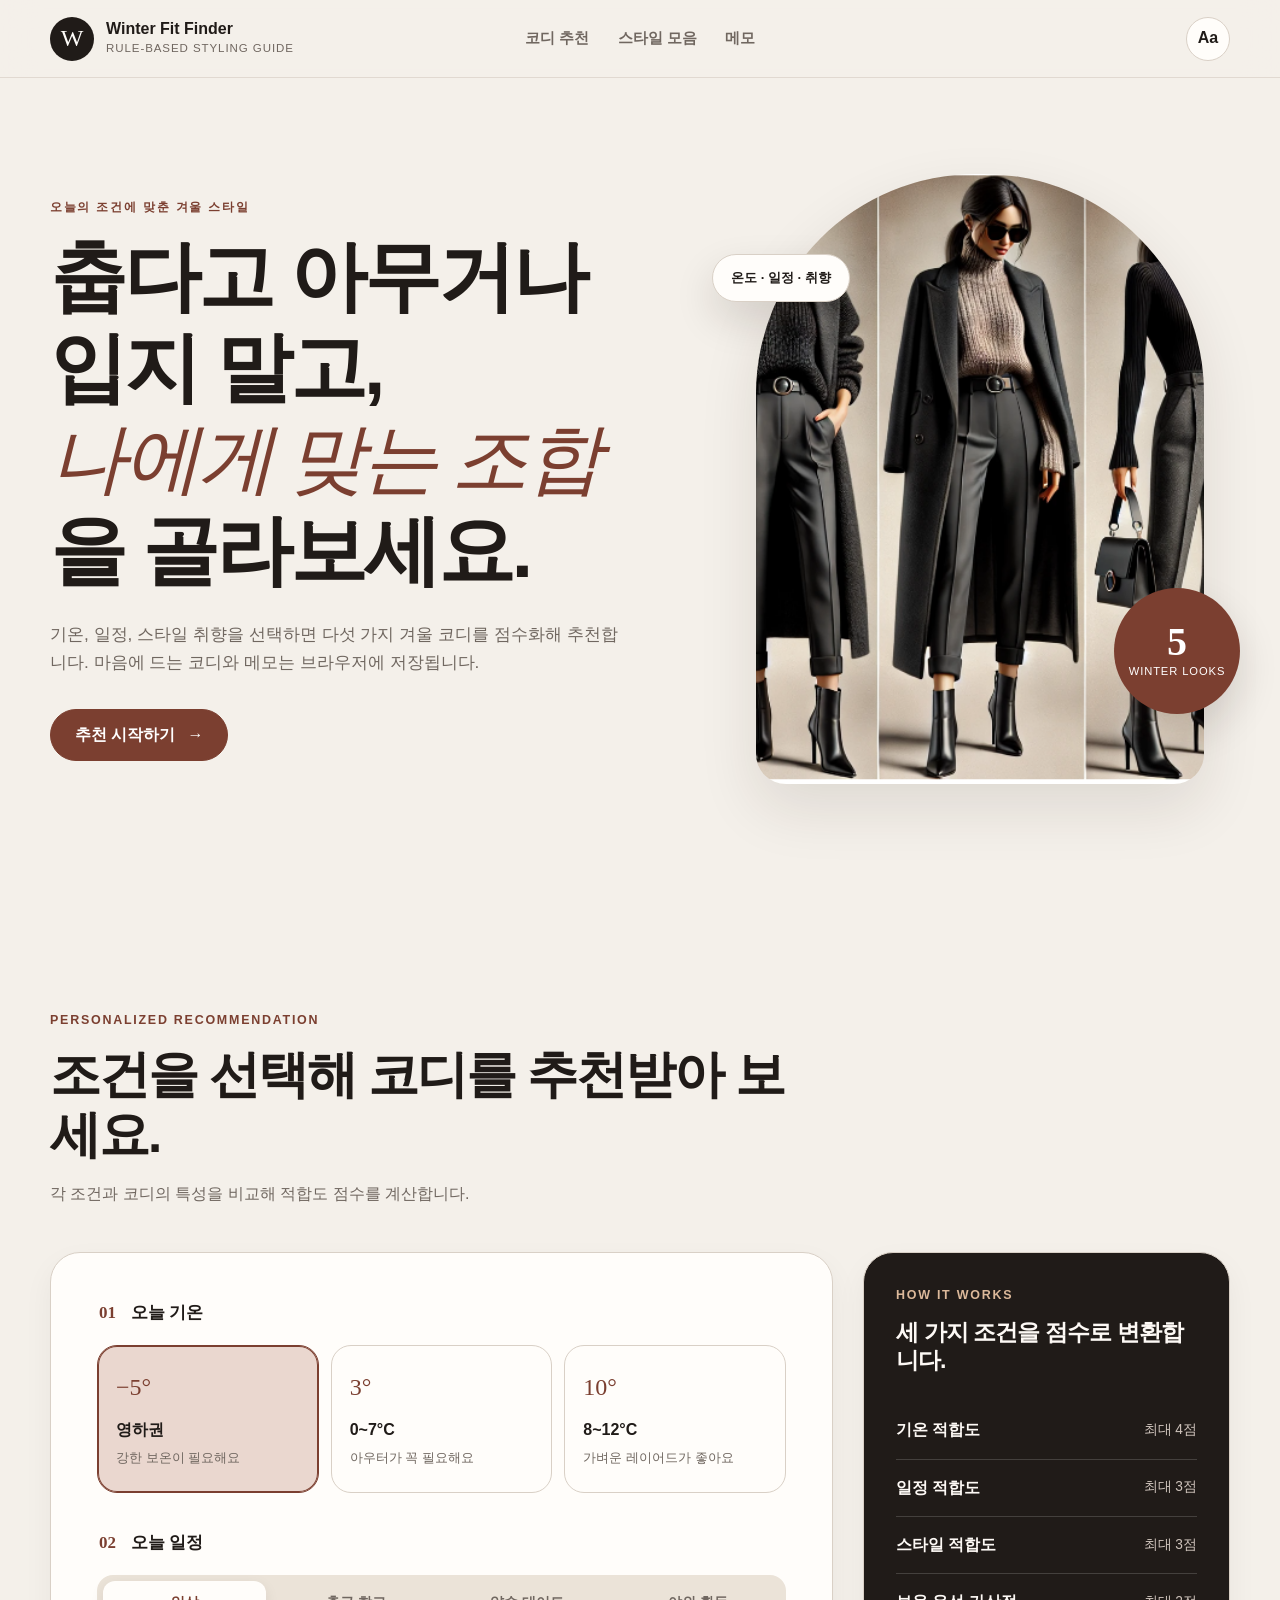
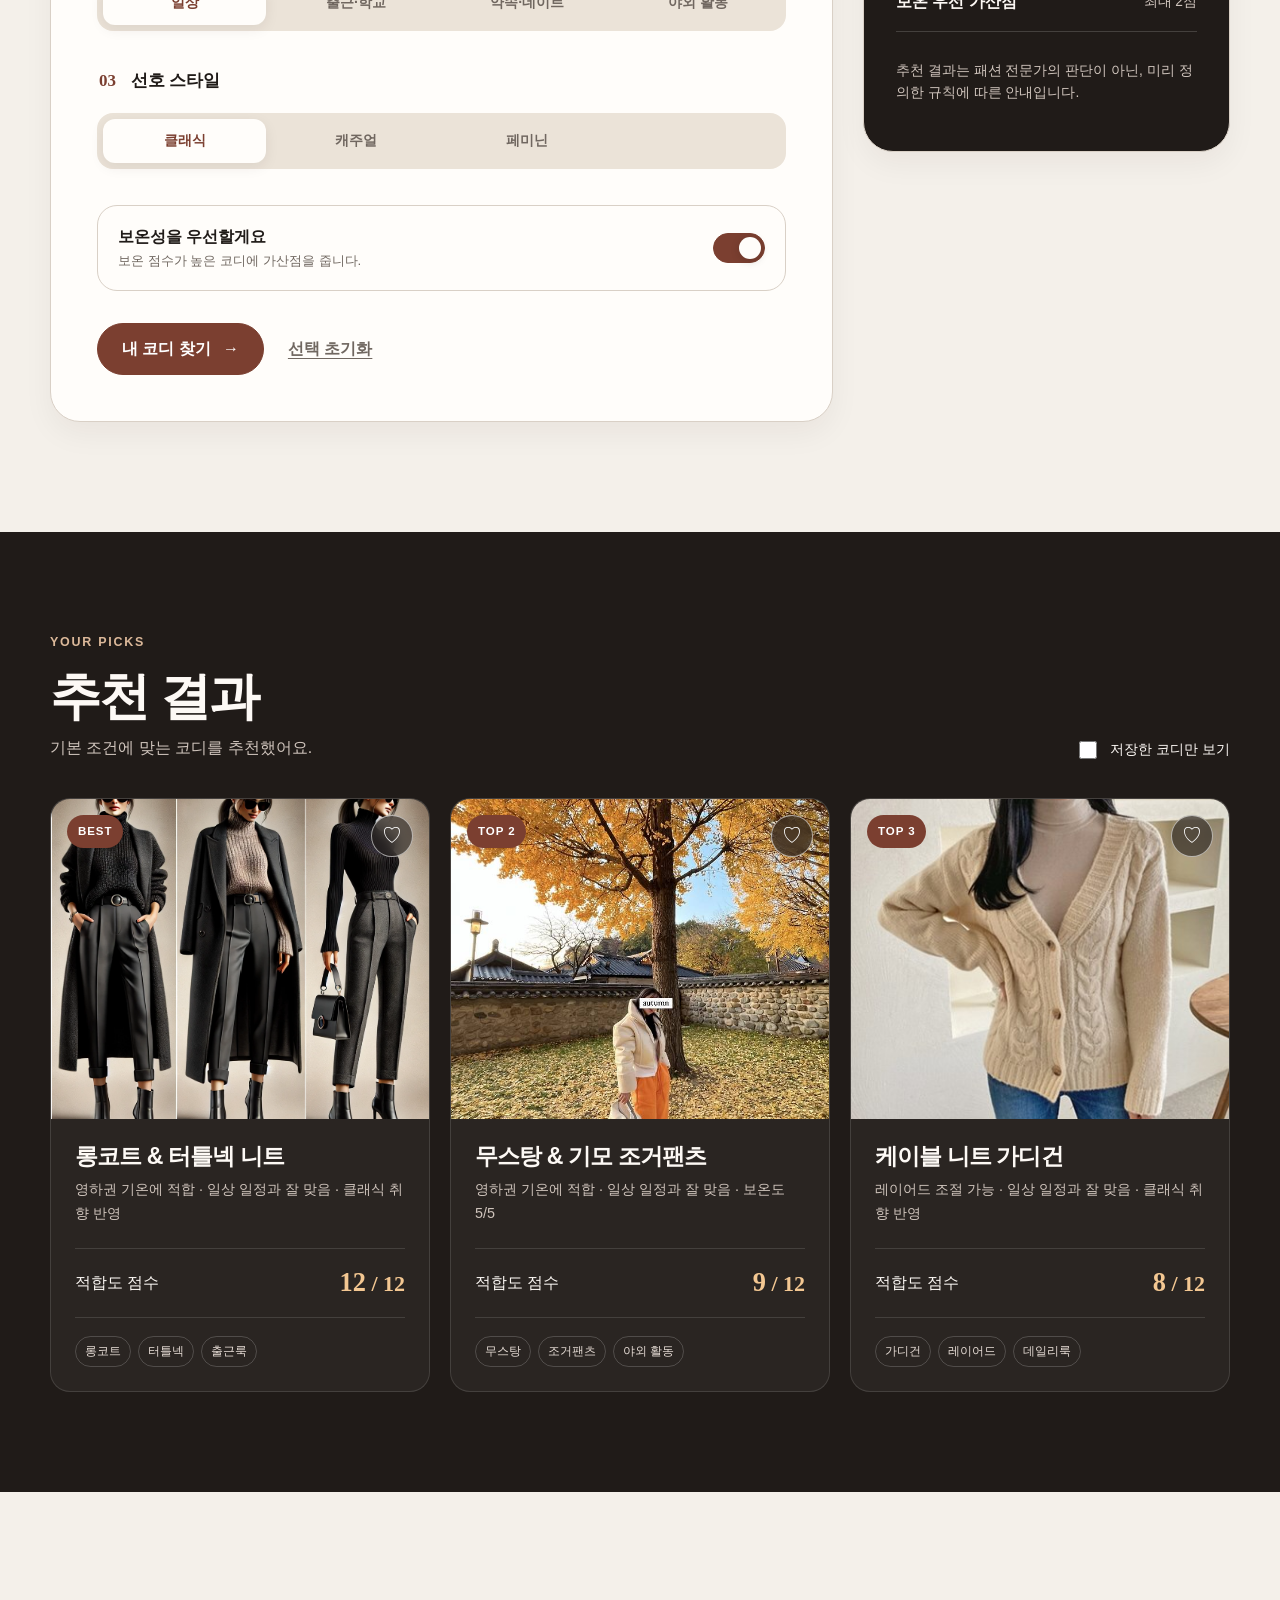
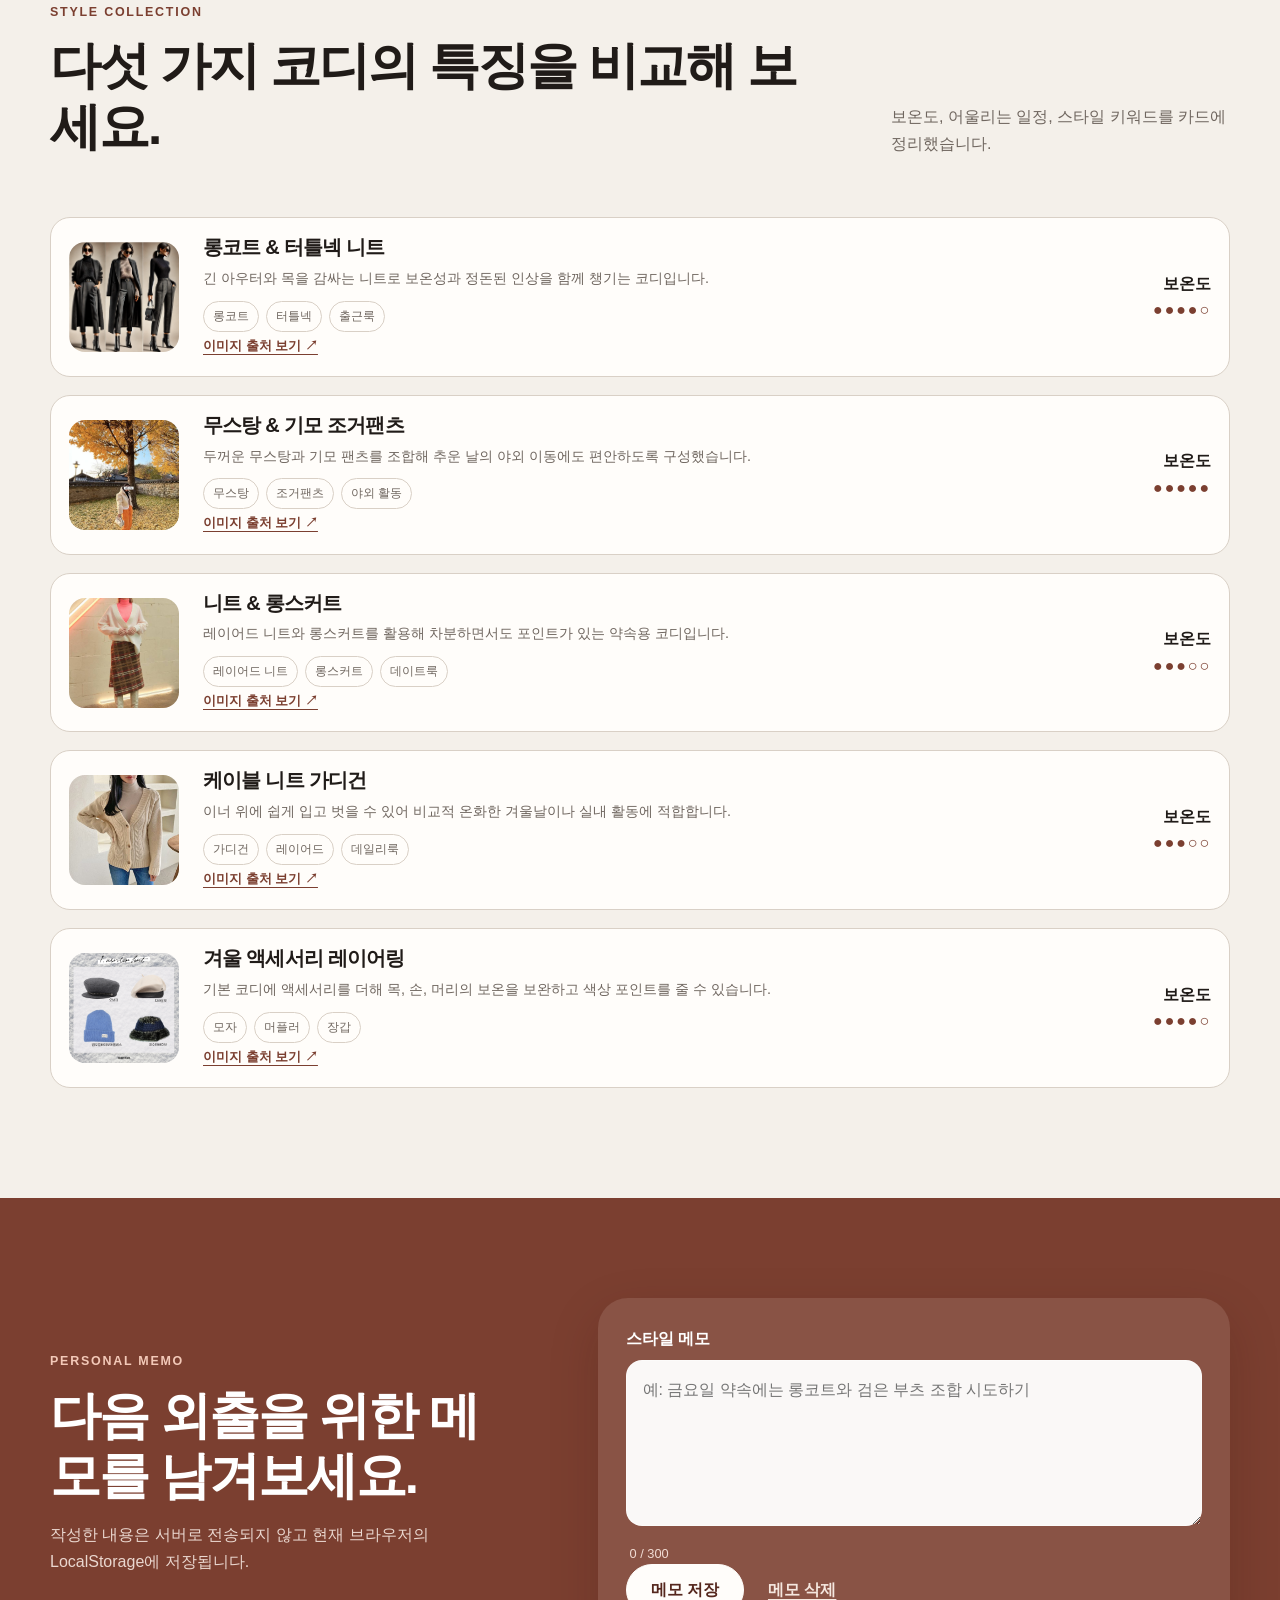
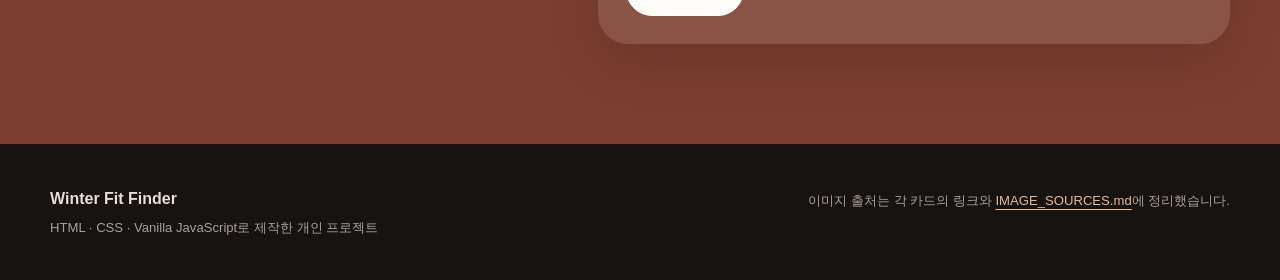
<file: 웹디자인/index.html>
<!doctype html>
<html lang="ko">
<head>
  <meta charset="utf-8">
  <meta name="viewport" content="width=device-width, initial-scale=1">
  <meta name="description" content="기온, 일정, 취향을 바탕으로 겨울 코디를 추천하고 즐겨찾기와 메모를 저장하는 반응형 웹 서비스입니다.">
  <title>Winter Fit Finder | 겨울 코디 추천</title>
  <link rel="stylesheet" href="styles.css">
  <script src="script.js" defer></script>
</head>
<body>
  <a class="skip-link" href="#main-content">본문으로 바로가기</a>

  <header class="site-header">
    <a class="brand" href="#top" aria-label="Winter Fit Finder 홈">
      <span class="brand-mark" aria-hidden="true">W</span>
      <span>
        <strong>Winter Fit Finder</strong>
        <small>Rule-based styling guide</small>
      </span>
    </a>
    <nav class="site-nav" aria-label="주요 메뉴">
      <a href="#recommend">코디 추천</a>
      <a href="#collection">스타일 모음</a>
      <a href="#memo">메모</a>
    </nav>
    <button class="icon-button" id="settingsButton" type="button" aria-controls="settingsPanel" aria-expanded="false">
      <span aria-hidden="true">Aa</span>
      <span class="sr-only">화면 설정 열기</span>
    </button>
  </header>

  <aside class="settings-panel" id="settingsPanel" aria-label="화면 설정" hidden>
    <div class="settings-panel__header">
      <h2>화면 설정</h2>
      <button class="icon-button" id="closeSettingsButton" type="button" aria-label="화면 설정 닫기">×</button>
    </div>
    <label class="field-label" for="fontSizeSelect">글자 크기</label>
    <select id="fontSizeSelect">
      <option value="small">작게</option>
      <option value="normal" selected>보통</option>
      <option value="large">크게</option>
    </select>
    <label class="toggle-row" for="contrastToggle">
      <span>
        <strong>고대비 모드</strong>
        <small>텍스트와 배경의 대비를 높입니다.</small>
      </span>
      <input id="contrastToggle" type="checkbox" role="switch">
    </label>
  </aside>
  <div class="panel-backdrop" id="panelBackdrop" hidden></div>

  <main id="main-content">
    <section class="hero" id="top" aria-labelledby="heroTitle">
      <div class="hero__content">
        <p class="eyebrow">오늘의 조건에 맞춘 겨울 스타일</p>
        <h1 id="heroTitle">춥다고 아무거나 입지 말고,<br><em>나에게 맞는 조합</em>을 골라보세요.</h1>
        <p class="hero__description">
          기온, 일정, 스타일 취향을 선택하면 다섯 가지 겨울 코디를 점수화해 추천합니다.
          마음에 드는 코디와 메모는 브라우저에 저장됩니다.
        </p>
        <a class="primary-button" href="#recommend">추천 시작하기 <span aria-hidden="true">→</span></a>
      </div>
      <div class="hero__visual" aria-hidden="true">
        <div class="hero-photo hero-photo--main">
          <img src="assets/images/long-coat-sweater.png" alt="">
        </div>
        <div class="hero-stat">
          <strong>5</strong>
          <span>winter looks</span>
        </div>
        <div class="hero-tag">온도 · 일정 · 취향</div>
      </div>
    </section>

    <section class="recommend-section section-shell" id="recommend" aria-labelledby="recommendTitle">
      <div class="section-heading">
        <p class="eyebrow">Personalized recommendation</p>
        <h2 id="recommendTitle">조건을 선택해 코디를 추천받아 보세요.</h2>
        <p>각 조건과 코디의 특성을 비교해 적합도 점수를 계산합니다.</p>
      </div>

      <div class="recommend-layout">
        <form class="preference-form" id="preferenceForm">
          <fieldset>
            <legend><span>01</span> 오늘 기온</legend>
            <div class="option-grid option-grid--temperature">
              <label class="choice-card">
                <input type="radio" name="temperature" value="freezing" checked>
                <span class="choice-card__icon" aria-hidden="true">−5°</span>
                <strong>영하권</strong>
                <small>강한 보온이 필요해요</small>
              </label>
              <label class="choice-card">
                <input type="radio" name="temperature" value="cold">
                <span class="choice-card__icon" aria-hidden="true">3°</span>
                <strong>0~7°C</strong>
                <small>아우터가 꼭 필요해요</small>
              </label>
              <label class="choice-card">
                <input type="radio" name="temperature" value="cool">
                <span class="choice-card__icon" aria-hidden="true">10°</span>
                <strong>8~12°C</strong>
                <small>가벼운 레이어드가 좋아요</small>
              </label>
            </div>
          </fieldset>

          <fieldset>
            <legend><span>02</span> 오늘 일정</legend>
            <div class="segmented-control">
              <label><input type="radio" name="occasion" value="daily" checked><span>일상</span></label>
              <label><input type="radio" name="occasion" value="office"><span>출근·학교</span></label>
              <label><input type="radio" name="occasion" value="date"><span>약속·데이트</span></label>
              <label><input type="radio" name="occasion" value="outdoor"><span>야외 활동</span></label>
            </div>
          </fieldset>

          <fieldset>
            <legend><span>03</span> 선호 스타일</legend>
            <div class="segmented-control">
              <label><input type="radio" name="style" value="classic" checked><span>클래식</span></label>
              <label><input type="radio" name="style" value="casual"><span>캐주얼</span></label>
              <label><input type="radio" name="style" value="feminine"><span>페미닌</span></label>
            </div>
          </fieldset>

          <label class="toggle-row toggle-row--form" for="warmthPriority">
            <span>
              <strong>보온성을 우선할게요</strong>
              <small>보온 점수가 높은 코디에 가산점을 줍니다.</small>
            </span>
            <input id="warmthPriority" name="warmthPriority" type="checkbox" role="switch" checked>
          </label>

          <div class="form-actions">
            <button class="primary-button" type="submit">내 코디 찾기 <span aria-hidden="true">→</span></button>
            <button class="text-button" id="resetPreferencesButton" type="button">선택 초기화</button>
          </div>
        </form>

        <div class="recommend-preview" aria-labelledby="previewTitle">
          <div>
            <p class="eyebrow">How it works</p>
            <h3 id="previewTitle">세 가지 조건을 점수로 변환합니다.</h3>
          </div>
          <ol class="score-guide">
            <li><strong>기온 적합도</strong><span>최대 4점</span></li>
            <li><strong>일정 적합도</strong><span>최대 3점</span></li>
            <li><strong>스타일 적합도</strong><span>최대 3점</span></li>
            <li><strong>보온 우선 가산점</strong><span>최대 2점</span></li>
          </ol>
          <p class="preview-note">추천 결과는 패션 전문가의 판단이 아닌, 미리 정의한 규칙에 따른 안내입니다.</p>
        </div>
      </div>
    </section>

    <section class="results-section" aria-labelledby="resultsTitle">
      <div class="section-shell">
        <div class="results-header">
          <div>
            <p class="eyebrow">Your picks</p>
            <h2 id="resultsTitle">추천 결과</h2>
            <p id="resultSummary" class="result-summary" aria-live="polite">기본 조건에 맞는 코디를 추천했어요.</p>
          </div>
          <div class="results-filter">
            <label for="favoritesOnly">
              <input id="favoritesOnly" type="checkbox">
              <span>저장한 코디만 보기</span>
            </label>
          </div>
        </div>
        <div class="look-grid" id="recommendationGrid" aria-live="polite"></div>
        <div class="empty-state" id="emptyState" hidden>
          <strong>저장한 코디가 아직 없어요.</strong>
          <p>마음에 드는 카드의 하트 버튼을 눌러보세요.</p>
        </div>
      </div>
    </section>

    <section class="collection-section section-shell" id="collection" aria-labelledby="collectionTitle">
      <div class="section-heading section-heading--split">
        <div>
          <p class="eyebrow">Style collection</p>
          <h2 id="collectionTitle">다섯 가지 코디의 특징을 비교해 보세요.</h2>
        </div>
        <p>보온도, 어울리는 일정, 스타일 키워드를 카드에 정리했습니다.</p>
      </div>
      <div class="collection-list" id="collectionList"></div>
    </section>

    <section class="memo-section" id="memo" aria-labelledby="memoTitle">
      <div class="section-shell memo-layout">
        <div>
          <p class="eyebrow">Personal memo</p>
          <h2 id="memoTitle">다음 외출을 위한 메모를 남겨보세요.</h2>
          <p>작성한 내용은 서버로 전송되지 않고 현재 브라우저의 LocalStorage에 저장됩니다.</p>
        </div>
        <form class="memo-card" id="memoForm">
          <label class="field-label" for="memoText">스타일 메모</label>
          <textarea id="memoText" rows="5" maxlength="300" placeholder="예: 금요일 약속에는 롱코트와 검은 부츠 조합 시도하기"></textarea>
          <div class="memo-meta">
            <span id="memoCount">0 / 300</span>
            <span id="memoStatus" role="status"></span>
          </div>
          <div class="form-actions">
            <button class="secondary-button" type="submit">메모 저장</button>
            <button class="text-button text-button--light" id="clearMemoButton" type="button">메모 삭제</button>
          </div>
        </form>
      </div>
    </section>
  </main>

  <footer class="site-footer">
    <div>
      <strong>Winter Fit Finder</strong>
      <p>HTML · CSS · Vanilla JavaScript로 제작한 개인 프로젝트</p>
    </div>
    <p>이미지 출처는 각 카드의 링크와 <a href="assets/IMAGE_SOURCES.md">IMAGE_SOURCES.md</a>에 정리했습니다.</p>
  </footer>
</body>
</html>
</file>
<file: 웹디자인/styles.css>
:root {
  --font-scale: 1;
  --bg: #f4f0ea;
  --surface: #fffdfa;
  --surface-muted: #ebe3d8;
  --ink: #201b18;
  --ink-muted: #706760;
  --line: #d9d0c6;
  --accent: #7b3f30;
  --accent-dark: #55271d;
  --accent-soft: #ead7cf;
  --gold: #bd8b4d;
  --shadow: 0 24px 60px rgba(43, 29, 21, 0.11);
  --radius-lg: 30px;
  --radius-md: 20px;
  --radius-sm: 12px;
  --content-width: 1180px;
}

* {
  box-sizing: border-box;
}

html {
  scroll-behavior: smooth;
  font-size: 16px;
}

body {
  margin: 0;
  min-width: 320px;
  background: var(--bg);
  color: var(--ink);
  font-family: "Pretendard", "Noto Sans KR", "Apple SD Gothic Neo", "Malgun Gothic", sans-serif;
  line-height: 1.65;
}

body.high-contrast {
  --bg: #ffffff;
  --surface: #ffffff;
  --surface-muted: #efefef;
  --ink: #000000;
  --ink-muted: #262626;
  --line: #202020;
  --accent: #5b1300;
  --accent-dark: #260700;
  --accent-soft: #f1d5cc;
  --gold: #714000;
}

body.panel-open {
  overflow: hidden;
}

button,
input,
select,
textarea {
  font: inherit;
}

button,
a,
input,
select,
textarea {
  -webkit-tap-highlight-color: transparent;
}

button,
a {
  color: inherit;
}

img {
  display: block;
  max-width: 100%;
}

h1,
h2,
h3,
p {
  margin-top: 0;
}

h1,
h2,
h3 {
  line-height: 1.18;
  letter-spacing: -0.04em;
}

h1 {
  margin-bottom: 24px;
  font-size: clamp(2.7rem, 6vw, 5.6rem);
  font-weight: 750;
}

h1 em {
  color: var(--accent);
  font-family: Georgia, "Times New Roman", serif;
  font-weight: 500;
}

h2 {
  margin-bottom: 16px;
  font-size: clamp(2rem, 4vw, 3.3rem);
}

h3 {
  font-size: 1.45rem;
}

.sr-only {
  position: absolute;
  width: 1px;
  height: 1px;
  padding: 0;
  margin: -1px;
  overflow: hidden;
  clip: rect(0, 0, 0, 0);
  white-space: nowrap;
  border: 0;
}

.skip-link {
  position: fixed;
  top: 12px;
  left: 12px;
  z-index: 1000;
  padding: 10px 16px;
  border-radius: 8px;
  background: var(--ink);
  color: var(--surface);
  transform: translateY(-150%);
}

.skip-link:focus {
  transform: translateY(0);
}

:focus-visible {
  outline: 3px solid var(--gold);
  outline-offset: 3px;
}

.site-header {
  position: sticky;
  top: 0;
  z-index: 100;
  display: grid;
  grid-template-columns: 1fr auto 1fr;
  align-items: center;
  width: 100%;
  min-height: 78px;
  padding: 12px max(24px, calc((100vw - var(--content-width)) / 2));
  border-bottom: 1px solid color-mix(in srgb, var(--line) 70%, transparent);
  background: color-mix(in srgb, var(--bg) 88%, transparent);
  backdrop-filter: blur(18px);
}

.brand {
  display: inline-flex;
  align-items: center;
  gap: 12px;
  width: fit-content;
  text-decoration: none;
}

.brand-mark {
  display: grid;
  width: 44px;
  height: 44px;
  place-items: center;
  border-radius: 50%;
  background: var(--ink);
  color: var(--surface);
  font-family: Georgia, serif;
  font-size: 1.5rem;
}

.brand strong,
.brand small {
  display: block;
}

.brand strong {
  line-height: 1.2;
}

.brand small {
  color: var(--ink-muted);
  font-size: 0.72rem;
  letter-spacing: 0.08em;
  text-transform: uppercase;
}

.site-nav {
  display: flex;
  align-items: center;
  gap: 28px;
}

.site-nav a,
.site-footer a {
  text-underline-offset: 4px;
}

.site-nav a {
  color: var(--ink-muted);
  font-size: 0.92rem;
  font-weight: 650;
  text-decoration: none;
}

.site-nav a:hover {
  color: var(--accent);
}

.icon-button {
  display: inline-grid;
  width: 44px;
  height: 44px;
  place-items: center;
  justify-self: end;
  border: 1px solid var(--line);
  border-radius: 50%;
  background: var(--surface);
  color: var(--ink);
  cursor: pointer;
  font-weight: 750;
}

.settings-panel {
  position: fixed;
  top: 0;
  right: 0;
  z-index: 300;
  width: min(380px, 90vw);
  height: 100dvh;
  padding: 28px;
  border-left: 1px solid var(--line);
  background: var(--surface);
  box-shadow: var(--shadow);
}

.settings-panel__header {
  display: flex;
  align-items: center;
  justify-content: space-between;
  margin-bottom: 32px;
}

.settings-panel__header h2 {
  margin: 0;
  font-size: 1.6rem;
}

.settings-panel select {
  width: 100%;
  min-height: 48px;
  margin-bottom: 24px;
  padding: 10px 12px;
  border: 1px solid var(--line);
  border-radius: 10px;
  background: var(--surface);
  color: var(--ink);
}

.panel-backdrop {
  position: fixed;
  inset: 0;
  z-index: 250;
  background: rgba(12, 10, 9, 0.45);
}

.section-shell {
  width: min(calc(100% - 40px), var(--content-width));
  margin-inline: auto;
}

.hero {
  display: grid;
  grid-template-columns: minmax(0, 1.05fr) minmax(340px, 0.95fr);
  align-items: center;
  gap: clamp(40px, 7vw, 100px);
  width: min(calc(100% - 40px), var(--content-width));
  min-height: calc(100vh - 78px);
  margin-inline: auto;
  padding: 80px 0 100px;
}

.hero__description {
  max-width: 690px;
  margin-bottom: 32px;
  color: var(--ink-muted);
  font-size: 1.08rem;
}

.eyebrow {
  margin-bottom: 14px;
  color: var(--accent);
  font-size: 0.78rem;
  font-weight: 800;
  letter-spacing: 0.14em;
  text-transform: uppercase;
}

.hero__visual {
  position: relative;
  min-height: 610px;
}

.hero-photo {
  position: absolute;
  overflow: hidden;
  border-radius: 220px 220px var(--radius-lg) var(--radius-lg);
  background: var(--surface-muted);
  box-shadow: var(--shadow);
}

.hero-photo--main {
  inset: 0 26px 0 44px;
}

.hero-photo img {
  width: 100%;
  height: 100%;
  object-fit: cover;
}

.hero-stat,
.hero-tag {
  position: absolute;
  z-index: 2;
  box-shadow: 0 18px 40px rgba(34, 22, 16, 0.14);
}

.hero-stat {
  right: -10px;
  bottom: 70px;
  display: grid;
  width: 126px;
  height: 126px;
  place-content: center;
  border-radius: 50%;
  background: var(--accent);
  color: white;
  text-align: center;
}

.hero-stat strong {
  font-family: Georgia, serif;
  font-size: 2.5rem;
  line-height: 1;
}

.hero-stat span {
  font-size: 0.7rem;
  letter-spacing: 0.08em;
  text-transform: uppercase;
}

.hero-tag {
  top: 80px;
  left: 0;
  padding: 12px 18px;
  border: 1px solid var(--line);
  border-radius: 999px;
  background: var(--surface);
  font-size: 0.82rem;
  font-weight: 750;
}

.primary-button,
.secondary-button,
.text-button {
  display: inline-flex;
  align-items: center;
  justify-content: center;
  min-height: 50px;
  border-radius: 999px;
  cursor: pointer;
  font-weight: 750;
  text-decoration: none;
}

.primary-button {
  gap: 12px;
  padding: 12px 24px;
  border: 1px solid var(--accent);
  background: var(--accent);
  color: #ffffff;
}

.primary-button:hover {
  border-color: var(--accent-dark);
  background: var(--accent-dark);
}

.secondary-button {
  padding: 12px 24px;
  border: 1px solid var(--surface);
  background: var(--surface);
  color: var(--accent-dark);
}

.text-button {
  min-height: 42px;
  padding: 8px 12px;
  border: 0;
  background: transparent;
  color: var(--ink-muted);
  text-decoration: underline;
  text-underline-offset: 4px;
}

.text-button--light {
  color: #f5e7df;
}

.recommend-section,
.collection-section {
  padding: 110px 0;
}

.section-heading {
  max-width: 780px;
  margin-bottom: 44px;
}

.section-heading > p:last-child,
.section-heading--split > p {
  color: var(--ink-muted);
}

.section-heading--split {
  display: grid;
  grid-template-columns: minmax(0, 1.4fr) minmax(260px, 0.6fr);
  align-items: end;
  gap: 50px;
  max-width: none;
}

.recommend-layout {
  display: grid;
  grid-template-columns: minmax(0, 1.6fr) minmax(270px, 0.75fr);
  gap: 30px;
  align-items: start;
}

.preference-form,
.recommend-preview {
  border: 1px solid var(--line);
  border-radius: var(--radius-lg);
  background: var(--surface);
  box-shadow: 0 12px 30px rgba(45, 28, 17, 0.05);
}

.preference-form {
  padding: clamp(24px, 4vw, 46px);
}

.preference-form fieldset {
  margin: 0 0 36px;
  padding: 0;
  border: 0;
}

.preference-form legend {
  margin-bottom: 18px;
  font-size: 1.06rem;
  font-weight: 800;
}

.preference-form legend span {
  margin-right: 10px;
  color: var(--accent);
  font-family: Georgia, serif;
}

.option-grid {
  display: grid;
  gap: 12px;
}

.option-grid--temperature {
  grid-template-columns: repeat(3, 1fr);
}

.choice-card {
  position: relative;
  display: grid;
  min-height: 148px;
  align-content: center;
  padding: 18px;
  border: 1px solid var(--line);
  border-radius: var(--radius-md);
  background: var(--surface);
  cursor: pointer;
}

.choice-card input {
  position: absolute;
  opacity: 0;
}

.choice-card:has(input:checked) {
  border-color: var(--accent);
  background: var(--accent-soft);
  box-shadow: inset 0 0 0 1px var(--accent);
}

.choice-card__icon {
  margin-bottom: 9px;
  color: var(--accent);
  font-family: Georgia, serif;
  font-size: 1.5rem;
}

.choice-card strong,
.choice-card small {
  display: block;
}

.choice-card small {
  margin-top: 4px;
  color: var(--ink-muted);
}

.segmented-control {
  display: grid;
  grid-template-columns: repeat(4, 1fr);
  gap: 8px;
  padding: 6px;
  border-radius: 16px;
  background: var(--surface-muted);
}

.segmented-control label {
  position: relative;
  cursor: pointer;
}

.segmented-control input {
  position: absolute;
  opacity: 0;
}

.segmented-control span {
  display: grid;
  min-height: 44px;
  place-items: center;
  padding: 8px 10px;
  border-radius: 12px;
  color: var(--ink-muted);
  font-size: 0.88rem;
  font-weight: 750;
  text-align: center;
}

.segmented-control input:checked + span {
  background: var(--surface);
  color: var(--accent);
  box-shadow: 0 4px 14px rgba(46, 31, 22, 0.08);
}

.segmented-control input:focus-visible + span,
.choice-card input:focus-visible + .choice-card__icon {
  outline: 3px solid var(--gold);
  outline-offset: 3px;
}

.toggle-row {
  display: flex;
  align-items: center;
  justify-content: space-between;
  gap: 20px;
  cursor: pointer;
}

.toggle-row strong,
.toggle-row small {
  display: block;
}

.toggle-row small {
  color: var(--ink-muted);
}

.toggle-row--form {
  margin-bottom: 32px;
  padding: 18px 20px;
  border: 1px solid var(--line);
  border-radius: var(--radius-md);
}

input[role="switch"] {
  position: relative;
  flex: 0 0 auto;
  width: 52px;
  height: 30px;
  margin: 0;
  border: 1px solid var(--line);
  border-radius: 999px;
  background: var(--surface-muted);
  appearance: none;
  cursor: pointer;
}

input[role="switch"]::after {
  position: absolute;
  top: 3px;
  left: 3px;
  width: 22px;
  height: 22px;
  border-radius: 50%;
  background: var(--surface);
  box-shadow: 0 2px 8px rgba(34, 22, 17, 0.18);
  content: "";
  transition: transform 180ms ease;
}

input[role="switch"]:checked {
  border-color: var(--accent);
  background: var(--accent);
}

input[role="switch"]:checked::after {
  transform: translateX(22px);
}

.form-actions {
  display: flex;
  flex-wrap: wrap;
  align-items: center;
  gap: 12px;
}

.recommend-preview {
  position: sticky;
  top: 108px;
  padding: 32px;
  background: var(--ink);
  color: #fdf9f5;
}

.recommend-preview .eyebrow {
  color: #dcb99a;
}

.score-guide {
  margin: 28px 0;
  padding: 0;
  list-style: none;
}

.score-guide li {
  display: flex;
  align-items: center;
  justify-content: space-between;
  gap: 16px;
  padding: 15px 0;
  border-bottom: 1px solid rgba(255, 255, 255, 0.16);
}

.score-guide span,
.preview-note {
  color: #cfc4bc;
  font-size: 0.86rem;
}

.results-section {
  padding: 100px 0;
  background: var(--ink);
  color: #fdf9f5;
}

.results-header {
  display: flex;
  align-items: end;
  justify-content: space-between;
  gap: 30px;
  margin-bottom: 36px;
}

.results-header h2 {
  margin-bottom: 8px;
}

.results-section .eyebrow {
  color: #dcb99a;
}

.result-summary {
  margin-bottom: 0;
  color: #cfc4bc;
}

.results-filter label {
  display: flex;
  align-items: center;
  gap: 10px;
  cursor: pointer;
  font-size: 0.9rem;
}

.results-filter input {
  width: 18px;
  height: 18px;
  accent-color: var(--gold);
}

.look-grid {
  display: grid;
  grid-template-columns: repeat(3, minmax(0, 1fr));
  gap: 20px;
}

.look-card {
  position: relative;
  overflow: hidden;
  border: 1px solid rgba(255, 255, 255, 0.12);
  border-radius: var(--radius-md);
  background: #2a2522;
}

.look-card__media {
  position: relative;
  height: 320px;
  overflow: hidden;
  background: #ded4c9;
}

.look-card__media > img {
  width: 100%;
  height: 100%;
  object-fit: cover;
}

.look-card__media--collage {
  display: grid;
  grid-template-columns: 1fr 1fr;
  grid-template-rows: 1fr 1fr;
  gap: 2px;
}

.look-card__media--collage img {
  width: 100%;
  height: 100%;
  object-fit: cover;
}

.look-card__media--collage img:first-child {
  grid-row: 1 / 3;
}

.rank-badge {
  position: absolute;
  top: 16px;
  left: 16px;
  z-index: 2;
  padding: 7px 11px;
  border-radius: 999px;
  background: var(--accent);
  color: #ffffff;
  font-size: 0.72rem;
  font-weight: 850;
  letter-spacing: 0.08em;
}

.favorite-button {
  position: absolute;
  top: 16px;
  right: 16px;
  z-index: 2;
  display: grid;
  width: 42px;
  height: 42px;
  place-items: center;
  border: 1px solid rgba(255, 255, 255, 0.58);
  border-radius: 50%;
  background: rgba(31, 25, 22, 0.6);
  color: #ffffff;
  cursor: pointer;
  font-size: 1.25rem;
  backdrop-filter: blur(8px);
}

.favorite-button[aria-pressed="true"] {
  border-color: #f3c5bd;
  background: var(--accent);
}

.look-card__body {
  padding: 24px;
}

.look-card__body h3 {
  margin-bottom: 8px;
}

.look-card__body > p {
  min-height: 52px;
  color: #cfc4bc;
  font-size: 0.9rem;
}

.score-row {
  display: flex;
  align-items: center;
  justify-content: space-between;
  gap: 10px;
  margin: 18px 0;
  padding: 12px 0;
  border-top: 1px solid rgba(255, 255, 255, 0.12);
  border-bottom: 1px solid rgba(255, 255, 255, 0.12);
}

.score-value {
  color: #f3c792;
  font-family: Georgia, serif;
  font-size: 1.65rem;
}

.tag-list {
  display: flex;
  flex-wrap: wrap;
  gap: 7px;
  margin: 0;
  padding: 0;
  list-style: none;
}

.tag-list li {
  padding: 5px 9px;
  border: 1px solid rgba(255, 255, 255, 0.18);
  border-radius: 999px;
  color: #e6dcd5;
  font-size: 0.72rem;
}

.empty-state {
  padding: 70px 20px;
  border: 1px dashed rgba(255, 255, 255, 0.25);
  border-radius: var(--radius-md);
  text-align: center;
}

.empty-state p {
  margin-bottom: 0;
  color: #cfc4bc;
}

.collection-list {
  display: grid;
  gap: 18px;
}

.collection-item {
  display: grid;
  grid-template-columns: 110px minmax(0, 1fr) auto;
  align-items: center;
  gap: 24px;
  padding: 18px;
  border: 1px solid var(--line);
  border-radius: var(--radius-md);
  background: var(--surface);
}

.collection-item__image {
  width: 110px;
  height: 110px;
  overflow: hidden;
  border-radius: 16px;
  background: var(--surface-muted);
}

.collection-item__image img {
  width: 100%;
  height: 100%;
  object-fit: cover;
}

.collection-item h3 {
  margin-bottom: 7px;
  font-size: 1.25rem;
}

.collection-item p {
  margin-bottom: 10px;
  color: var(--ink-muted);
  font-size: 0.9rem;
}

.collection-item .tag-list li {
  border-color: var(--line);
  color: var(--ink-muted);
}

.warmth-meter {
  min-width: 130px;
  text-align: right;
}

.warmth-meter strong,
.warmth-meter span {
  display: block;
}

.warmth-meter span {
  color: var(--accent);
  letter-spacing: 0.12em;
}

.source-link {
  color: var(--accent);
  font-size: 0.82rem;
  font-weight: 750;
  text-underline-offset: 4px;
}

.memo-section {
  padding: 100px 0;
  background: var(--accent);
  color: #ffffff;
}

.memo-layout {
  display: grid;
  grid-template-columns: minmax(0, 0.85fr) minmax(340px, 1.15fr);
  align-items: center;
  gap: 80px;
}

.memo-section .eyebrow {
  color: #f3c9b8;
}

.memo-layout > div > p:last-child {
  color: #ead7cf;
}

.memo-card {
  padding: 28px;
  border-radius: var(--radius-lg);
  background: rgba(255, 255, 255, 0.1);
  box-shadow: 0 18px 50px rgba(52, 18, 11, 0.18);
}

.field-label {
  display: block;
  margin-bottom: 8px;
  font-weight: 800;
}

.memo-card textarea {
  width: 100%;
  resize: vertical;
  min-height: 150px;
  padding: 16px;
  border: 1px solid rgba(255, 255, 255, 0.34);
  border-radius: 16px;
  background: rgba(255, 255, 255, 0.96);
  color: #211b18;
}

.memo-meta {
  display: flex;
  justify-content: space-between;
  min-height: 28px;
  padding: 8px 4px 0;
  color: #f1dcd4;
  font-size: 0.8rem;
}

.site-footer {
  display: flex;
  justify-content: space-between;
  gap: 40px;
  padding: 42px max(24px, calc((100vw - var(--content-width)) / 2));
  background: #171310;
  color: #e8ded7;
}

.site-footer p {
  margin: 4px 0 0;
  color: #aaa09a;
  font-size: 0.82rem;
}

.site-footer a {
  color: #e4b99c;
}

@media (max-width: 980px) {
  .site-header {
    grid-template-columns: 1fr auto;
  }

  .site-nav {
    display: none;
  }

  .hero {
    grid-template-columns: 1fr;
    min-height: auto;
    padding-top: 70px;
  }

  .hero__content {
    max-width: 760px;
  }

  .hero__visual {
    min-height: 520px;
  }

  .hero-photo--main {
    inset: 0 12% 0 12%;
  }

  .recommend-layout {
    grid-template-columns: 1fr;
  }

  .recommend-preview {
    position: static;
  }

  .look-grid {
    grid-template-columns: repeat(2, minmax(0, 1fr));
  }

  .look-card:last-child {
    grid-column: 1 / -1;
    width: calc(50% - 10px);
  }

  .memo-layout {
    grid-template-columns: 1fr;
    gap: 36px;
  }
}

@media (max-width: 720px) {
  .site-header {
    min-height: 68px;
    padding-inline: 18px;
  }

  .brand small {
    display: none;
  }

  .brand-mark,
  .icon-button {
    width: 40px;
    height: 40px;
  }

  .section-shell,
  .hero {
    width: min(calc(100% - 28px), var(--content-width));
  }

  .hero {
    gap: 48px;
    padding: 54px 0 72px;
  }

  h1 {
    font-size: clamp(2.45rem, 13vw, 4rem);
  }

  .hero__visual {
    min-height: 430px;
  }

  .hero-photo--main {
    inset: 0 6% 0 6%;
  }

  .hero-stat {
    right: 0;
    bottom: 35px;
    width: 105px;
    height: 105px;
  }

  .hero-tag {
    top: 34px;
  }

  .recommend-section,
  .collection-section,
  .results-section,
  .memo-section {
    padding: 74px 0;
  }

  .option-grid--temperature,
  .look-grid,
  .section-heading--split {
    grid-template-columns: 1fr;
  }

  .choice-card {
    min-height: 118px;
  }

  .segmented-control {
    grid-template-columns: 1fr 1fr;
  }

  .results-header {
    align-items: flex-start;
    flex-direction: column;
  }

  .look-card:last-child {
    grid-column: auto;
    width: auto;
  }

  .look-card__media {
    height: 360px;
  }

  .collection-item {
    grid-template-columns: 84px 1fr;
    gap: 16px;
  }

  .collection-item__image {
    width: 84px;
    height: 84px;
  }

  .warmth-meter {
    grid-column: 1 / -1;
    min-width: 0;
    padding-top: 12px;
    border-top: 1px solid var(--line);
    text-align: left;
  }

  .site-footer {
    flex-direction: column;
    padding-inline: 20px;
  }
}

@media (prefers-reduced-motion: reduce) {
  html {
    scroll-behavior: auto;
  }

  *,
  *::before,
  *::after {
    animation-duration: 0.01ms !important;
    animation-iteration-count: 1 !important;
    transition-duration: 0.01ms !important;
  }
}
</file>
